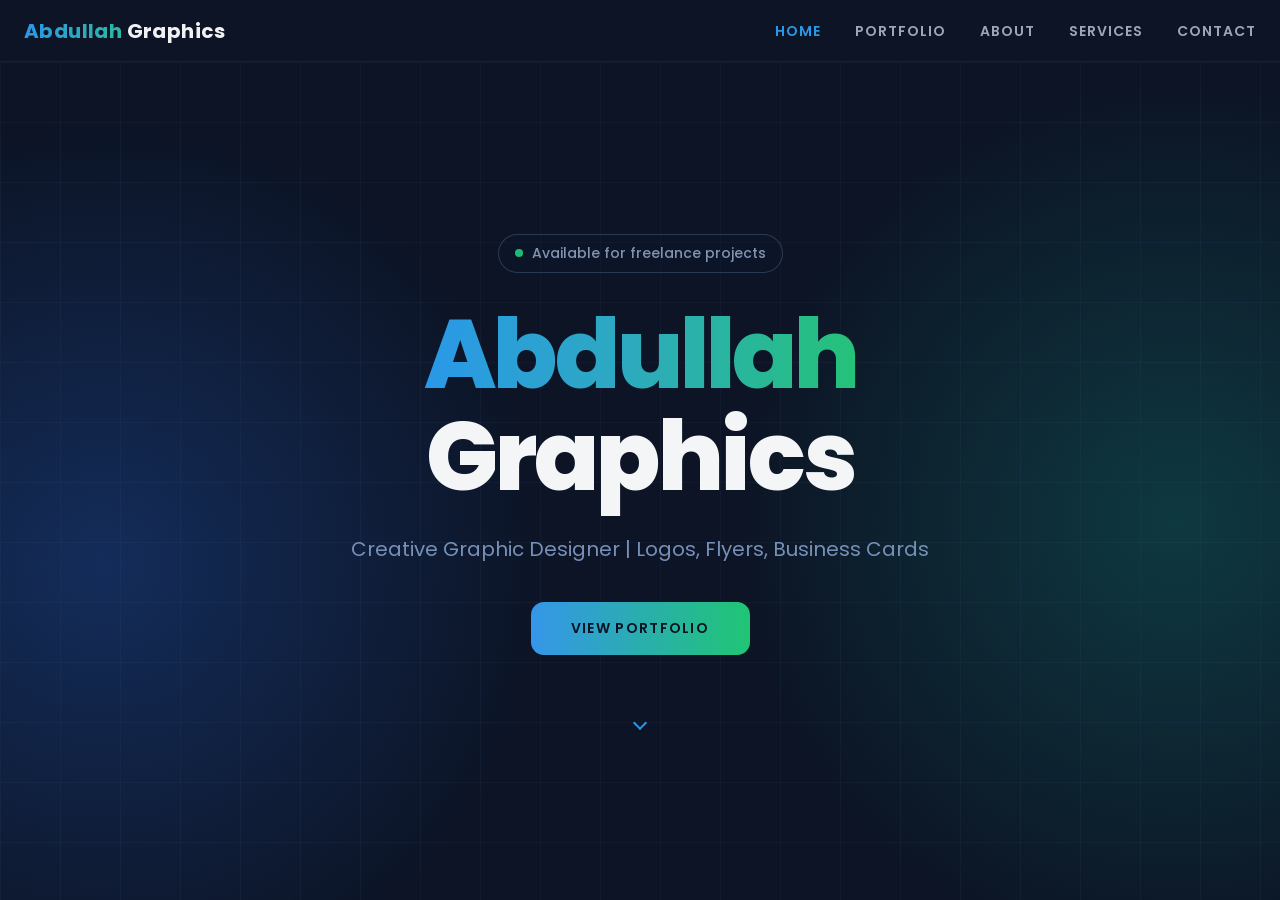
<file: index.html>
<!DOCTYPE html>
<html lang="en">
<head>
    <meta charset="UTF-8">
    <meta name="viewport" content="width=device-width, initial-scale=1.0">
    <title>Abdullah Graphics | Home</title>

    <!-- Google Font -->
    <link href="https://fonts.googleapis.com/css2?family=Poppins:wght@400;500;600;700;800&display=swap" rel="stylesheet">

    <style>
        * {
            margin: 0;
            padding: 0;
            box-sizing: border-box;
        }

        html {
            scroll-behavior: smooth;
        }

        body {
            font-family: 'Poppins', sans-serif;
            background: #0c1425;
            color: white;
            overflow-x: hidden;
        }

        /* FIXED NAVBAR */
        .navbar {
            width: 100%;
            height: 62px;
            display: flex;
            align-items: center;
            justify-content: space-between;
            padding: 0 24px;
            background: #0c1425;
            border-bottom: 1px solid rgba(80, 110, 150, 0.15);
            position: sticky;
            top: 0;
            z-index: 1000;
        }

        .logo {
            font-size: 20px;
            font-weight: 700;
            letter-spacing: 0.4px;
            text-decoration: none;
            white-space: nowrap;
        }

        .logo-name {
            background: linear-gradient(90deg, #2998e8, #2db8a0);
            -webkit-background-clip: text;
            -webkit-text-fill-color: transparent;
        }

        .logo-text {
            color: #f1f1f1;
        }

        .nav-links {
            display: flex;
            align-items: center;
            gap: 34px;
            list-style: none;
        }

        .nav-links a {
            color: #9da6b5;
            font-size: 14px;
            font-weight: 600;
            letter-spacing: 1px;
            text-decoration: none;
            transition: 0.3s ease;
        }

        .nav-links a:hover,
        .nav-links a.active {
            color: #2998e8;
        }

        /* HERO SECTION */
        .hero {
            width: 100%;
            min-height: calc(100vh - 62px);
            display: flex;
            justify-content: center;
            align-items: center;
            text-align: center;
            position: relative;
            overflow: hidden;
            background:
                radial-gradient(circle at 8% 60%, rgba(29, 74, 155, 0.45), transparent 35%),
                radial-gradient(circle at 92% 55%, rgba(18, 126, 116, 0.35), transparent 35%),
                #0c1425;
        }

        .hero::before {
            content: "";
            position: absolute;
            inset: 0;
            background-image:
                linear-gradient(rgba(80, 110, 150, 0.08) 1px, transparent 1px),
                linear-gradient(90deg, rgba(80, 110, 150, 0.08) 1px, transparent 1px);
            background-size: 60px 60px;
        }

        .hero-content {
            position: relative;
            z-index: 2;
            display: flex;
            flex-direction: column;
            align-items: center;
            width: 100%;
            max-width: 1000px;
            padding: 40px 20px;
        }

        .availability {
            display: flex;
            align-items: center;
            gap: 9px;
            padding: 8px 16px;
            border: 1px solid rgba(95, 126, 170, 0.35);
            border-radius: 30px;
            background: rgba(15, 25, 45, 0.35);
            color: #8194b3;
            font-size: 14px;
            font-weight: 500;
            margin-bottom: 35px;
        }

        .availability-dot {
            width: 8px;
            height: 8px;
            background: #1dbb73;
            border-radius: 50%;
        }

        .hero-title {
            font-size: clamp(55px, 8vw, 96px);
            line-height: 0.98;
            font-weight: 800;
            letter-spacing: -3px;
        }

        .gradient-text {
            display: block;
            background: linear-gradient(90deg, #2998e8 0%, #2da9c1 45%, #25c278 100%);
            -webkit-background-clip: text;
            -webkit-text-fill-color: transparent;
        }

        .white-text {
            display: block;
            color: #f4f5f7;
            margin-top: 8px;
        }

        .subtitle {
            margin-top: 30px;
            color: #7690b8;
            font-size: 20px;
            font-weight: 400;
        }

        .portfolio-btn {
            margin-top: 38px;
            width: 219px;
            height: 53px;
            display: flex;
            justify-content: center;
            align-items: center;
            border-radius: 13px;
            border: none;
            background: linear-gradient(90deg, #3596e9, #20c574);
            color: #071323;
            font-family: 'Poppins', sans-serif;
            font-size: 14px;
            font-weight: 600;
            letter-spacing: 1.3px;
            text-decoration: none;
            transition: 0.2s ease;
        }

        .portfolio-btn:hover {
            transform: translateY(-3px);
            box-shadow: 0 10px 30px rgba(37, 157, 215, 0.25);
        }

        .down-arrow {
            margin-top: 63px;
            width: 10px;
            height: 10px;
            border-right: 2px solid #2998e8;
            border-bottom: 2px solid #2998e8;
            transform: rotate(45deg);
            animation: arrowMove 1.5s infinite ease-in-out;
        }

        @keyframes arrowMove {
            0% { transform: rotate(45deg) translate(0, 0); opacity: 0.5; }
            50% { transform: rotate(45deg) translate(4px, 4px); opacity: 1; }
            100% { transform: rotate(45deg) translate(0, 0); opacity: 0.5; }
        }

        /* MOBILE RESPONSIVE */
        @media (max-width: 700px) {
            .navbar { padding: 0 15px; }
            .logo { font-size: 16px; }
            .nav-links { gap: 12px; }
            .nav-links a { font-size: 9px; letter-spacing: 0.5px; }
            .hero-content { padding: 30px 15px; }
            .availability { font-size: 12px; margin-bottom: 28px; }
            .subtitle { font-size: 15px; line-height: 1.6; max-width: 90%; }
            .portfolio-btn { width: 200px; height: 50px; }
            .down-arrow { margin-top: 50px; }
        }
    </style>
</head>
<body>

    <!-- NAVBAR -->
    <nav class="navbar">
        <a href="index.html" class="logo">
            <span class="logo-name">Abdullah</span>
            <span class="logo-text">Graphics</span>
        </a>

        <ul class="nav-links">
            <li><a href="index.html" class="active">HOME</a></li>
            <li><a href="portfolio.html">PORTFOLIO</a></li>
            <li><a href="about.html">ABOUT</a></li>
            <li><a href="services.html">SERVICES</a></li>
            <li><a href="Contact Form.html">CONTACT</a></li>
        </ul>
    </nav>

    <!-- HERO SECTION -->
    <section class="hero">
        <div class="hero-content">
            <div class="availability">
                <span class="availability-dot"></span>
                Available for freelance projects
            </div>

            <h1 class="hero-title">
                <span class="gradient-text">Abdullah</span>
                <span class="white-text">Graphics</span>
            </h1>

            <p class="subtitle">
                Creative Graphic Designer | Logos, Flyers, Business Cards
            </p>

            <a href="portfolio.html" class="portfolio-btn">
                VIEW PORTFOLIO
            </a>

            <div class="down-arrow"></div>
        </div>
    </section>

    <!-- EXTERNAL JAVASCRIPT LINK -->
    <script src="script.js"></script>
</body>
</html>
</file>
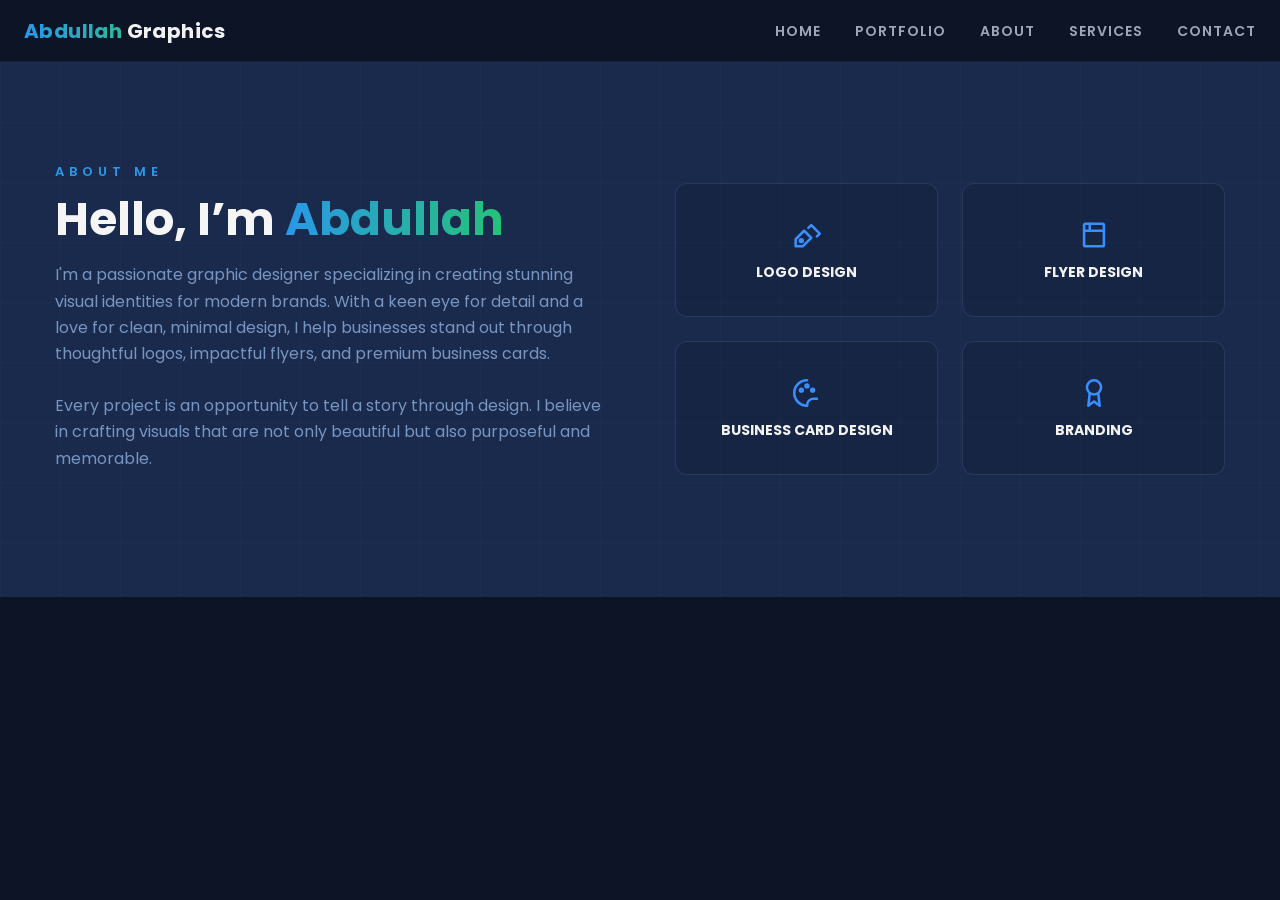
<file: about.html>
<!DOCTYPE html>
<html lang="en">
<head>
    <meta charset="UTF-8">
    <meta name="viewport" content="width=device-width, initial-scale=1.0">
    <title>About | Abdullah Graphics</title>

    <!-- Google Font -->
    <link href="https://fonts.googleapis.com/css2?family=Poppins:wght@400;500;600;700&display=swap" rel="stylesheet">

    <style>
        * {
            margin: 0;
            padding: 0;
            box-sizing: border-box;
        }

        html {
            scroll-behavior: smooth;
        }

        body {
            font-family: 'Poppins', sans-serif;
            background: #0c1425;
            color: white;
        }

        /* NAVBAR */
        .navbar {
            width: 100%;
            height: 62px;
            display: flex;
            align-items: center;
            justify-content: space-between;
            padding: 0 24px;
            background: #0c1425;
            border-bottom: 1px solid rgba(80, 110, 150, 0.10);
        }

        .logo {
            text-decoration: none;
            font-size: 20px;
            font-weight: 700;
            letter-spacing: 0.4px;
        }

        .logo-name {
            background: linear-gradient(90deg, #2998e8, #2db8a0);
            -webkit-background-clip: text;
            -webkit-text-fill-color: transparent;
            background-clip: text;
        }

        .logo-text {
            color: #f1f1f1;
        }

        .nav-links {
            display: flex;
            align-items: center;
            gap: 34px;
            list-style: none;
        }

        .nav-links a {
            color: #9da6b5;
            text-decoration: none;
            font-size: 14px;
            font-weight: 600;
            letter-spacing: 1px;
            transition: 0.3s ease;
        }

        .nav-links a:hover {
            color: #2998e8;
        }

        /* ABOUT SECTION */
        .about-section {
            width: 100%;
            min-height: 535px;
            background: #1a2a4d;
            display: flex;
            align-items: center;
            padding: 70px 55px;
            position: relative;
            overflow: hidden;
        }

        .about-section::before {
            content: "";
            position: absolute;
            inset: 0;
            background-image:
                linear-gradient(rgba(100, 130, 170, 0.035) 1px, transparent 1px),
                linear-gradient(90deg, rgba(100, 130, 170, 0.035) 1px, transparent 1px);
            background-size: 60px 60px;
            pointer-events: none;
        }

        .about-container {
            width: 100%;
            max-width: 1240px;
            margin: auto;
            display: grid;
            grid-template-columns: 1fr 1fr;
            gap: 70px;
            align-items: center;
            position: relative;
            z-index: 2;
        }

        .about-text {
            max-width: 600px;
        }

        .about-label {
            color: #2998e8;
            font-size: 13px;
            font-weight: 600;
            letter-spacing: 5px;
            margin-bottom: 10px;
        }

        .about-text h1 {
            color: #f5f5f5;
            font-size: 46px;
            line-height: 1.2;
            font-weight: 700;
            margin-bottom: 15px;
        }

        .about-text h1 span {
            background: linear-gradient(90deg, #2998e8, #25c278);
            -webkit-background-clip: text;
            -webkit-text-fill-color: transparent;
            background-clip: text;
        }

        .about-text p {
            color: #7895c0;
            font-size: 16px;
            line-height: 1.65;
            font-weight: 400;
            margin-bottom: 25px;
        }

        /* SERVICES CARDS */
        .services-box {
            display: grid;
            grid-template-columns: 1fr 1fr;
            gap: 24px;
        }

        .service-card {
            height: 134px;
            border: 1px solid rgba(100, 130, 170, 0.22);
            border-radius: 12px;
            background: rgba(12, 20, 37, 0.20);
            display: flex;
            flex-direction: column;
            align-items: center;
            justify-content: center;
            text-align: center;
            transition: 0.3s ease;
        }

        .service-card:hover {
            transform: translateY(-4px);
            border-color: #2998e8;
            background: rgba(12, 25, 50, 0.35);
        }

        .service-icon {
            width: 34px;
            height: 34px;
            margin-bottom: 10px;
            color: #398fff;
        }

        .service-icon svg {
            width: 100%;
            height: 100%;
            stroke: currentColor;
            fill: none;
            stroke-width: 1.8;
            stroke-linecap: round;
            stroke-linejoin: round;
        }

        .service-card h3 {
            color: #f2f2f2;
            font-size: 14px;
            font-weight: 700;
            margin: 0;
        }

        /* RESPONSIVE DESIGN */
        @media (max-width: 900px) {
            .about-section {
                padding: 70px 30px;
            }
            .about-container {
                grid-template-columns: 1fr;
                gap: 50px;
            }
            .about-text {
                max-width: 700px;
            }
        }

        @media (max-width: 650px) {
            .navbar {
                padding: 0 15px;
            }
            .logo {
                font-size: 16px;
            }
            .nav-links {
                gap: 12px;
            }
            .nav-links a {
                font-size: 9px;
                letter-spacing: 0.5px;
            }
            .about-section {
                padding: 60px 20px;
            }
            .about-text h1 {
                font-size: 36px;
            }
            .about-text p {
                font-size: 14px;
            }
            .services-box {
                grid-template-columns: 1fr;
            }
            .service-card {
                height: 125px;
            }
        }
    </style>
</head>
<body>

    <!-- NAVBAR -->
    <nav class="navbar">
        <a href="index.html" class="logo">
            <span class="logo-name">Abdullah</span>
            <span class="logo-text">Graphics</span>
        </a>

        <ul class="nav-links">
            <li><a href="index.html">HOME</a></li>
            <li><a href="portfolio.html">PORTFOLIO</a></li>
            <li><a href="about.html">ABOUT</a></li>
            <li><a href="services.html">SERVICES</a></li>
            <li><a href="contact form.html">CONTACT</a></li>
        </ul>
    </nav>

    <!-- ABOUT SECTION -->
    <section class="about-section">
        <div class="about-container">

            <!-- LEFT TEXT -->
            <div class="about-text">
                <div class="about-label">ABOUT ME</div>
                <h1>Hello, I’m <span>Abdullah</span></h1>
                <p>
                    I'm a passionate graphic designer specializing in
                    creating stunning visual identities for modern brands.
                    With a keen eye for detail and a love for clean,
                    minimal design, I help businesses stand out through
                    thoughtful logos, impactful flyers, and premium
                    business cards.
                </p>
                <p>
                    Every project is an opportunity to tell a story through
                    design. I believe in crafting visuals that are not only
                    beautiful but also purposeful and memorable.
                </p>
            </div>

            <!-- RIGHT CARDS -->
            <div class="services-box">

                <div class="service-card">
                    <div class="service-icon">
                        <svg viewBox="0 0 24 24">
                            <path d="M4 15l6-6 5 5-6 6H4v-5z"/>
                            <path d="M13 7l2-2 6 6-2 2"/>
                            <circle cx="8" cy="16" r="1"/>
                        </svg>
                    </div>
                    <h3>LOGO DESIGN</h3>
                </div>

                <div class="service-card">
                    <div class="service-icon">
                        <svg viewBox="0 0 24 24">
                            <rect x="5" y="4" width="14" height="16" rx="1"/>
                            <path d="M5 9h14"/>
                            <path d="M9 4v5"/>
                        </svg>
                    </div>
                    <h3>FLYER DESIGN</h3>
                </div>

                <div class="service-card">
                    <div class="service-icon">
                        <svg viewBox="0 0 24 24">
                            <path d="M12 3a9 9 0 1 0 0 18"/>
                            <circle cx="8" cy="10" r="1"/>
                            <circle cx="12" cy="7" r="1"/>
                            <circle cx="16" cy="10" r="1"/>
                            <path d="M12 21c0-3 2-5 5-5h2"/>
                        </svg>
                    </div>
                    <h3>BUSINESS CARD DESIGN</h3>
                </div>

                <div class="service-card">
                    <div class="service-icon">
                        <svg viewBox="0 0 24 24">
                            <circle cx="12" cy="8" r="5"/>
                            <path d="M9 12l-1 9 4-3 4 3-1-9"/>
                        </svg>
                    </div>
                    <h3>BRANDING</h3>
                </div>

            </div>

        </div>
    </section>

    <script src="script.js"></script>
</body>
</html>
</file>
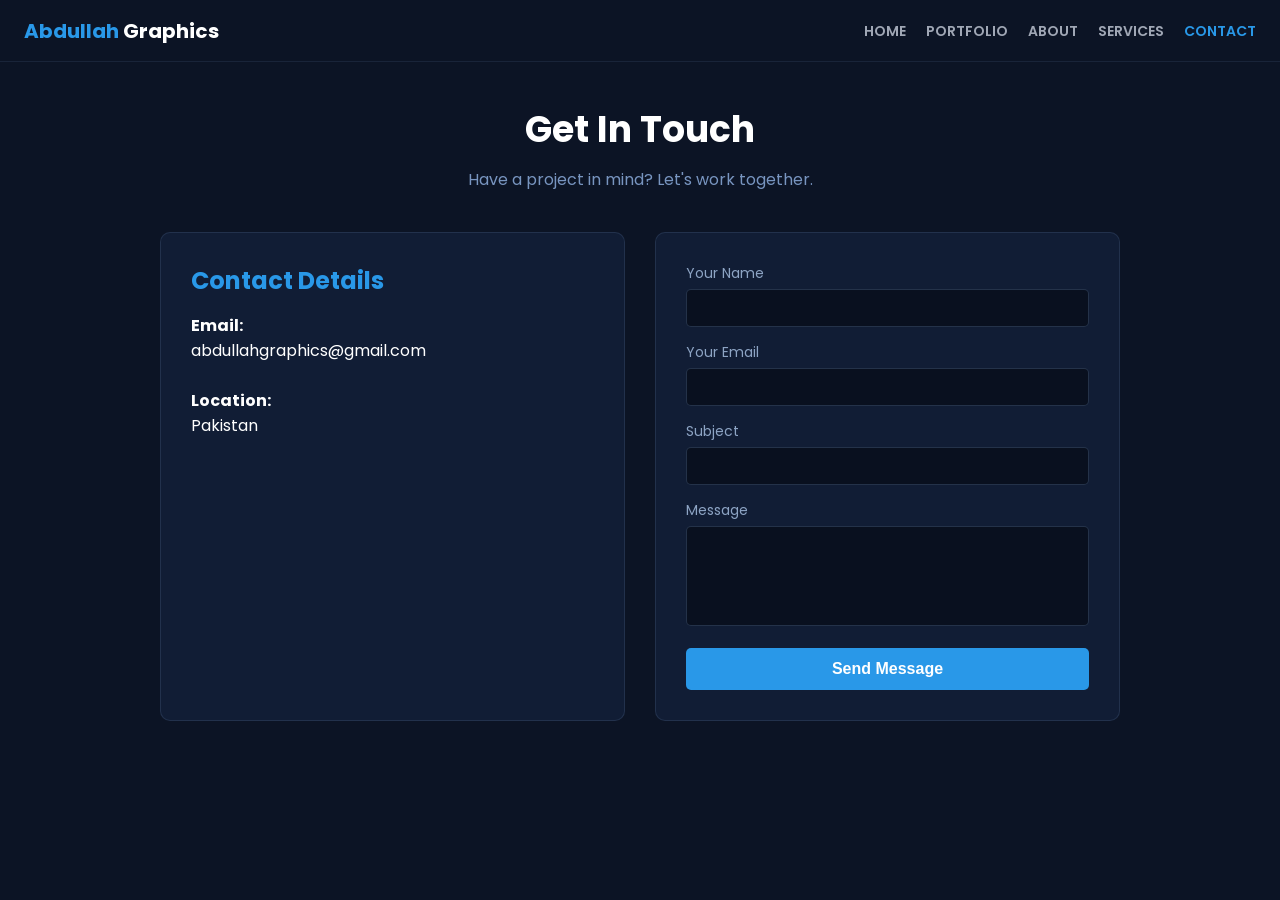
<file: Contact Form.html>
<!DOCTYPE html>
<html lang="en">
<head>
    <meta charset="UTF-8">
    <meta name="viewport" content="width=device-width, initial-scale=1.0">
    <title>Contact | Abdullah Graphics</title>
    <link href="https://fonts.googleapis.com/css2?family=Poppins:wght@400;500;600;700&display=swap" rel="stylesheet">
    <style>
        * {
            margin: 0;
            padding: 0;
            box-sizing: border-box;
        }

        body {
            font-family: 'Poppins', sans-serif;
            background-color: #0c1425;
            color: #ffffff;
            min-height: 100vh;
        }

        /* NAVBAR */
        .navbar {
            height: 62px;
            width: 100%;
            display: flex;
            align-items: center;
            justify-content: space-between;
            padding: 0 24px;
            background: #0c1425;
            border-bottom: 1px solid rgba(100, 130, 170, 0.15);
        }

        .logo {
            text-decoration: none;
            font-size: 20px;
            font-weight: 700;
        }

        .logo-name {
            color: #2998e8;
        }

        .logo-text {
            color: #ffffff;
        }

        .nav-links {
            display: flex;
            gap: 20px;
            list-style: none;
        }

        .nav-links a {
            text-decoration: none;
            color: #a0a7b5;
            font-size: 14px;
            font-weight: 600;
        }

        .nav-links a.active {
            color: #2998e8;
        }

        /* MAIN CONTAINER */
        .container {
            max-width: 1000px;
            margin: 40px auto;
            padding: 0 20px;
        }

        .title {
            text-align: center;
            font-size: 36px;
            margin-bottom: 10px;
        }

        .subtitle {
            text-align: center;
            color: #7895c0;
            margin-bottom: 40px;
        }

        .content-grid {
            display: grid;
            grid-template-columns: 1fr 1fr;
            gap: 30px;
        }

        .info-box, .form-box {
            background: #111d35;
            padding: 30px;
            border-radius: 10px;
            border: 1px solid rgba(100, 130, 170, 0.2);
        }

        .form-group {
            margin-bottom: 15px;
        }

        .form-group label {
            display: block;
            margin-bottom: 5px;
            color: #8da4c4;
            font-size: 14px;
        }

        .form-control {
            width: 100%;
            padding: 10px;
            background: #09101f;
            border: 1px solid rgba(100, 130, 170, 0.3);
            border-radius: 5px;
            color: #ffffff;
            font-size: 14px;
        }

        textarea.form-control {
            height: 100px;
            resize: none;
        }

        .submit-btn {
            width: 100%;
            padding: 12px;
            background: #2998e8;
            border: none;
            border-radius: 5px;
            color: #ffffff;
            font-size: 16px;
            font-weight: 600;
            cursor: pointer;
        }

        .submit-btn:hover {
            background: #1d82cb;
        }

        @media (max-width: 768px) {
            .content-grid {
                grid-template-columns: 1fr;
            }
        }
    </style>
</head>
<body>

    <nav class="navbar">
        <a href="index.html" class="logo">
            <span class="logo-name">Abdullah</span>
            <span class="logo-text">Graphics</span>
        </a>
        <ul class="nav-links">
            <li><a href="index.html">HOME</a></li>
            <li><a href="portfolio.html">PORTFOLIO</a></li>
            <li><a href="about.html">ABOUT</a></li>
            <li><a href="services.html">SERVICES</a></li>
            <li><a href="Contact%20Form.html" class="active">CONTACT</a></li>
        </ul>
    </nav>

    <div class="container">
        <h1 class="title">Get In Touch</h1>
        <p class="subtitle">Have a project in mind? Let's work together.</p>

        <div class="content-grid">
            <div class="info-box">
                <h2 style="margin-bottom: 15px; color: #2998e8;">Contact Details</h2>
                <p><strong>Email:</strong><br>abdullahgraphics@gmail.com</p>
                <br>
                <p><strong>Location:</strong><br>Pakistan</p>
            </div>

            <div class="form-box">
                <form action="https://formspree.io/f/xljelgrd" method="POST">
                    <div class="form-group">
                        <label for="name">Your Name</label>
                        <input type="text" id="name" name="name" class="form-control" required>
                    </div>

                    <div class="form-group">
                        <label for="email">Your Email</label>
                        <input type="email" id="email" name="email" class="form-control" required>
                    </div>

                    <div class="form-group">
                        <label for="subject">Subject</label>
                        <input type="text" id="subject" name="subject" class="form-control">
                    </div>

                    <div class="form-group">
                        <label for="message">Message</label>
                        <textarea id="message" name="message" class="form-control" required></textarea>
                    </div>

                    <button type="submit" class="submit-btn">Send Message</button>
                </form>
            </div>
        </div>
    </div>

</body>
</html>
</file>
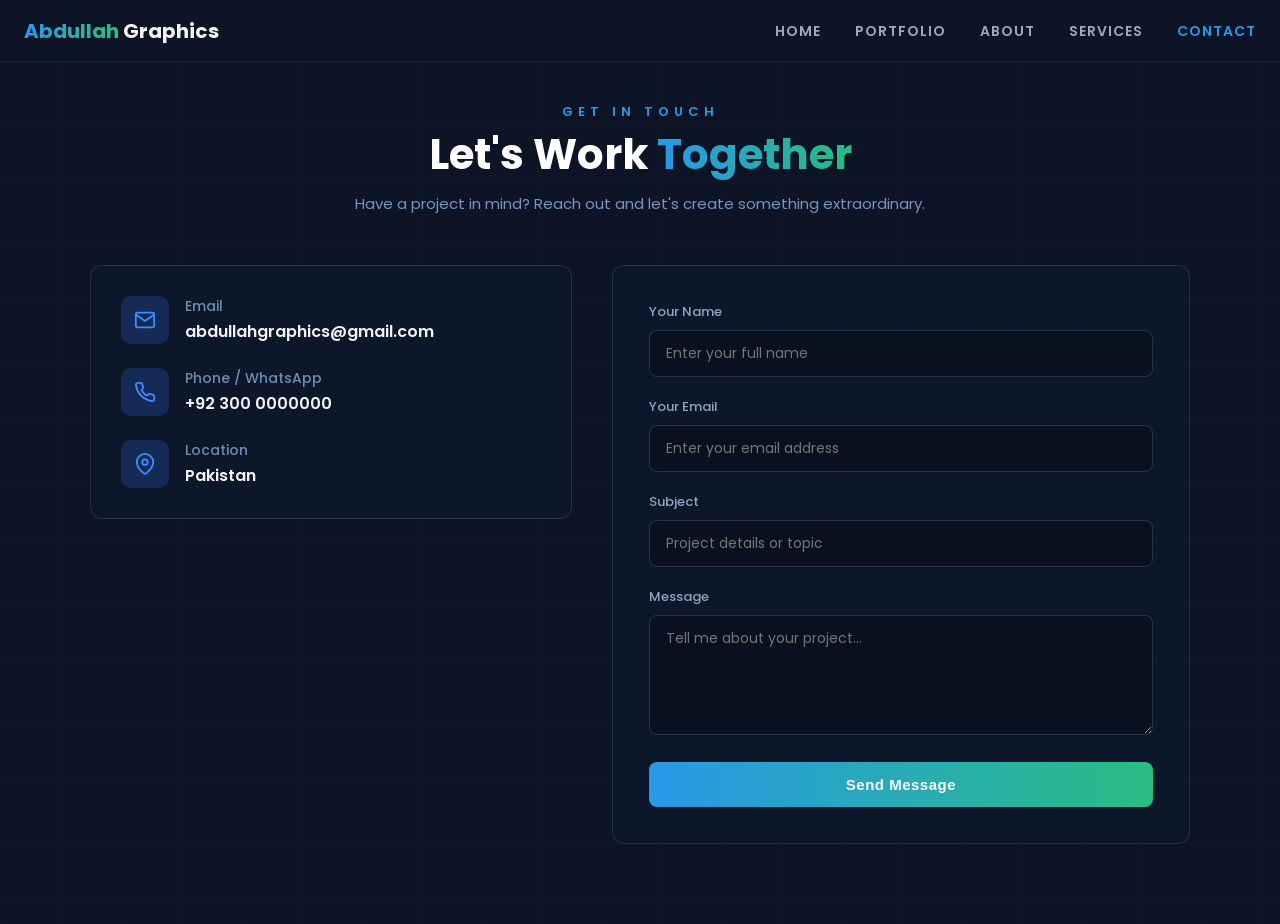
<file: contact form.html>
<!DOCTYPE html>
<html lang="en">
<head>
    <meta charset="UTF-8">
    <meta name="viewport" content="width=device-width, initial-scale=1.0">
    <title>Contact | Abdullah Graphics</title>

    <!-- Google Font -->
    <link href="https://fonts.googleapis.com/css2?family=Poppins:wght@400;500;600;700&display=swap" rel="stylesheet">

    <style>
        * {
            margin: 0;
            padding: 0;
            box-sizing: border-box;
        }

        body {
            font-family: 'Poppins', sans-serif;
            background: #0c1425;
            color: #ffffff;
            overflow-x: hidden;
        }

        /* =========================
           NAVBAR
        ========================= */
        .navbar {
            height: 62px;
            width: 100%;
            display: flex;
            align-items: center;
            justify-content: space-between;
            padding: 0 24px;
            background: #0c1425;
            border-bottom: 1px solid rgba(100, 130, 170, 0.15);
            position: sticky;
            top: 0;
            z-index: 1000;
        }

        .logo {
            text-decoration: none;
            font-size: 20px;
            font-weight: 700;
        }

        .logo-name {
            background: linear-gradient(90deg, #2998e8, #2bc27d);
            background-clip: text;
            -webkit-background-clip: text;
            -webkit-text-fill-color: transparent;
        }

        .logo-text {
            color: #f2f2f2;
        }

        .nav-links {
            display: flex;
            align-items: center;
            gap: 34px;
            list-style: none;
        }

        .nav-links a {
            text-decoration: none;
            color: #a0a7b5;
            font-size: 14px;
            font-weight: 600;
            letter-spacing: 1px;
            transition: 0.3s;
        }

        .nav-links a:hover,
        .nav-links a.active {
            color: #2998e8;
        }

        /* =========================
           CONTACT SECTION
        ========================= */
        .contact-section {
            min-height: calc(100vh - 62px);
            padding: 40px 24px 80px;
            background: #0c1425;
            position: relative;
            display: flex;
            align-items: center;
            justify-content: center;
        }

        .contact-section::before {
            content: "";
            position: absolute;
            inset: 0;
            background-image:
                linear-gradient(rgba(80, 110, 150, 0.035) 1px, transparent 1px),
                linear-gradient(90deg, rgba(80, 110, 150, 0.035) 1px, transparent 1px);
            background-size: 60px 60px;
            pointer-events: none;
        }

        .contact-container {
            max-width: 1100px;
            width: 100%;
            margin: auto;
            position: relative;
            z-index: 2;
        }

        .section-label {
            text-align: center;
            color: #2998e8;
            font-size: 13px;
            font-weight: 600;
            letter-spacing: 5px;
            margin-bottom: 8px;
        }

        .contact-title {
            text-align: center;
            font-size: 42px;
            line-height: 1.2;
            font-weight: 700;
            margin-bottom: 12px;
        }

        .contact-title span {
            background: linear-gradient(90deg, #2998e8, #28bd83);
            background-clip: text;
            -webkit-background-clip: text;
            -webkit-text-fill-color: transparent;
        }

        .contact-subtitle {
            text-align: center;
            color: #7895c0;
            font-size: 15px;
            margin-bottom: 50px;
        }

        /* GRID LAYOUT */
        .contact-grid {
            display: grid;
            grid-template-columns: 1fr 1.2fr;
            gap: 40px;
            align-items: start;
        }

        /* INFO CARDS */
        .info-card {
            background: rgba(15, 27, 49, 0.55);
            border: 1px solid rgba(100, 130, 170, 0.25);
            border-radius: 12px;
            padding: 30px;
            display: flex;
            flex-direction: column;
            gap: 24px;
        }

        .info-item {
            display: flex;
            align-items: center;
            gap: 16px;
        }

        .info-icon {
            width: 48px;
            height: 48px;
            border-radius: 10px;
            background: #152b55;
            color: #398fff;
            display: flex;
            align-items: center;
            justify-content: center;
            flex-shrink: 0;
        }

        .info-icon svg {
            width: 22px;
            height: 22px;
            fill: none;
            stroke: currentColor;
            stroke-width: 2;
            stroke-linecap: round;
            stroke-linejoin: round;
        }

        .info-text h3 {
            font-size: 14px;
            color: #718bae;
            font-weight: 500;
            margin-bottom: 2px;
        }

        .info-text p, .info-text a {
            font-size: 16px;
            color: #f2f2f2;
            font-weight: 600;
            text-decoration: none;
            transition: 0.3s;
        }

        .info-text a:hover {
            color: #2998e8;
        }

        /* FORM STYLING */
        .contact-form-box {
            background: rgba(15, 27, 49, 0.55);
            border: 1px solid rgba(100, 130, 170, 0.25);
            border-radius: 12px;
            padding: 36px;
        }

        .form-group {
            margin-bottom: 20px;
        }

        .form-group label {
            display: block;
            font-size: 13px;
            color: #8da4c4;
            margin-bottom: 8px;
            font-weight: 500;
        }

        .form-control {
            width: 100%;
            background: #09101f;
            border: 1px solid rgba(100, 130, 170, 0.3);
            border-radius: 8px;
            padding: 12px 16px;
            color: #ffffff;
            font-size: 14px;
            font-family: inherit;
            outline: none;
            transition: 0.3s;
        }

        .form-control:focus {
            border-color: #2998e8;
            box-shadow: 0 0 10px rgba(41, 152, 232, 0.2);
        }

        textarea.form-control {
            resize: vertical;
            min-height: 120px;
        }

        .submit-btn {
            width: 100%;
            padding: 14px;
            background: linear-gradient(90deg, #2998e8, #28bd83);
            border: none;
            border-radius: 8px;
            color: #ffffff;
            font-size: 15px;
            font-weight: 600;
            letter-spacing: 0.5px;
            cursor: pointer;
            transition: 0.3s;
        }

        .submit-btn:hover {
            opacity: 0.9;
            transform: translateY(-2px);
            box-shadow: 0 8px 20px rgba(41, 152, 232, 0.3);
        }

        /* RESPONSIVE */
        @media (max-width: 850px) {
            .contact-grid {
                grid-template-columns: 1fr;
            }
        }

        @media (max-width: 650px) {
            .navbar { padding: 0 15px; }
            .logo { font-size: 16px; }
            .nav-links { gap: 12px; }
            .nav-links a { font-size: 9px; letter-spacing: 0.5px; }
            .contact-title { font-size: 32px; }
            .contact-form-box { padding: 24px; }
        }
    </style>
</head>
<body>

    <!-- NAVBAR -->
    <nav class="navbar">
        <a href="index.html" class="logo">
            <span class="logo-name">Abdullah</span>
            <span class="logo-text">Graphics</span>
        </a>

        <ul class="nav-links">
            <li><a href="index.html">HOME</a></li>
            <li><a href="portfolio.html">PORTFOLIO</a></li>
            <li><a href="about.html">ABOUT</a></li>
            <li><a href="services.html">SERVICES</a></li>
            <li><a href="contact.html" class="active">CONTACT</a></li>
        </ul>
    </nav>

    <!-- CONTACT SECTION -->
    <section class="contact-section">
        <div class="contact-container">
            <div class="section-label">GET IN TOUCH</div>

            <h1 class="contact-title">
                Let's Work <span>Together</span>
            </h1>

            <p class="contact-subtitle">
                Have a project in mind? Reach out and let's create something extraordinary.
            </p>

            <div class="contact-grid">
                
                <!-- CONTACT INFO -->
                <div class="info-card">
                    <div class="info-item">
                        <div class="info-icon">
                            <svg viewBox="0 0 24 24">
                                <path d="M4 4h16c1.1 0 2 .9 2 2v12c0 1.1-.9 2-2 2H4c-1.1 0-2-.9-2-2V6c0-1.1.9-2 2-2z"/>
                                <polyline points="22,6 12,13 2,6"/>
                            </svg>
                        </div>
                        <div class="info-text">
                            <h3>Email</h3>
                            <a href="mailto:abdullah@example.com">abdullahgraphics@gmail.com</a>
                        </div>
                    </div>

                    <div class="info-item">
                        <div class="info-icon">
                            <svg viewBox="0 0 24 24">
                                <path d="M22 16.92v3a2 2 0 0 1-2.18 2 19.79 19.79 0 0 1-8.63-3.07 19.5 19.5 0 0 1-6-6 19.79 19.79 0 0 1-3.07-8.67A2 2 0 0 1 4.11 2h3a2 2 0 0 1 2 1.72 12.84 12.84 0 0 0 .7 2.81 2 2 0 0 1-.45 2.11L8.09 9.91a16 16 0 0 0 6 6l1.27-1.27a2 2 0 0 1 2.11-.45 12.84 12.84 0 0 0 2.81.7A2 2 0 0 1 22 16.92z"/>
                            </svg>
                        </div>
                        <div class="info-text">
                            <h3>Phone / WhatsApp</h3>
                            <p>+92 300 0000000</p>
                        </div>
                    </div>

                    <div class="info-item">
                        <div class="info-icon">
                            <svg viewBox="0 0 24 24">
                                <path d="M21 10c0 7-9 13-9 13s-9-6-9-13a9 9 0 0 1 18 0z"/>
                                <circle cx="12" cy="10" r="3"/>
                            </svg>
                        </div>
                        <div class="info-text">
                            <h3>Location</h3>
                            <p>Pakistan</p>
                        </div>
                    </div>
                </div>

                <!-- CONTACT FORM -->
                <div class="contact-form-box">
                    <form action="#" method="POST">
                        <div class="form-group">
                            <label for="name">Your Name</label>
                            <input type="text" id="name" class="form-control" placeholder="Enter your full name" required>
                        </div>

                        <div class="form-group">
                            <label for="email">Your Email</label>
                            <input type="email" id="email" class="form-control" placeholder="Enter your email address" required>
                        </div>

                        <div class="form-group">
                            <label for="subject">Subject</label>
                            <input type="text" id="subject" class="form-control" placeholder="Project details or topic">
                        </div>

                        <div class="form-group">
                            <label for="message">Message</label>
                            <textarea id="message" class="form-control" placeholder="Tell me about your project..." required></textarea>
                        </div>

                        <button type="submit" class="submit-btn">Send Message</button>
                    </form>
                </div>

            </div>
        </div>
    </section>

</body>
</html>
</file>
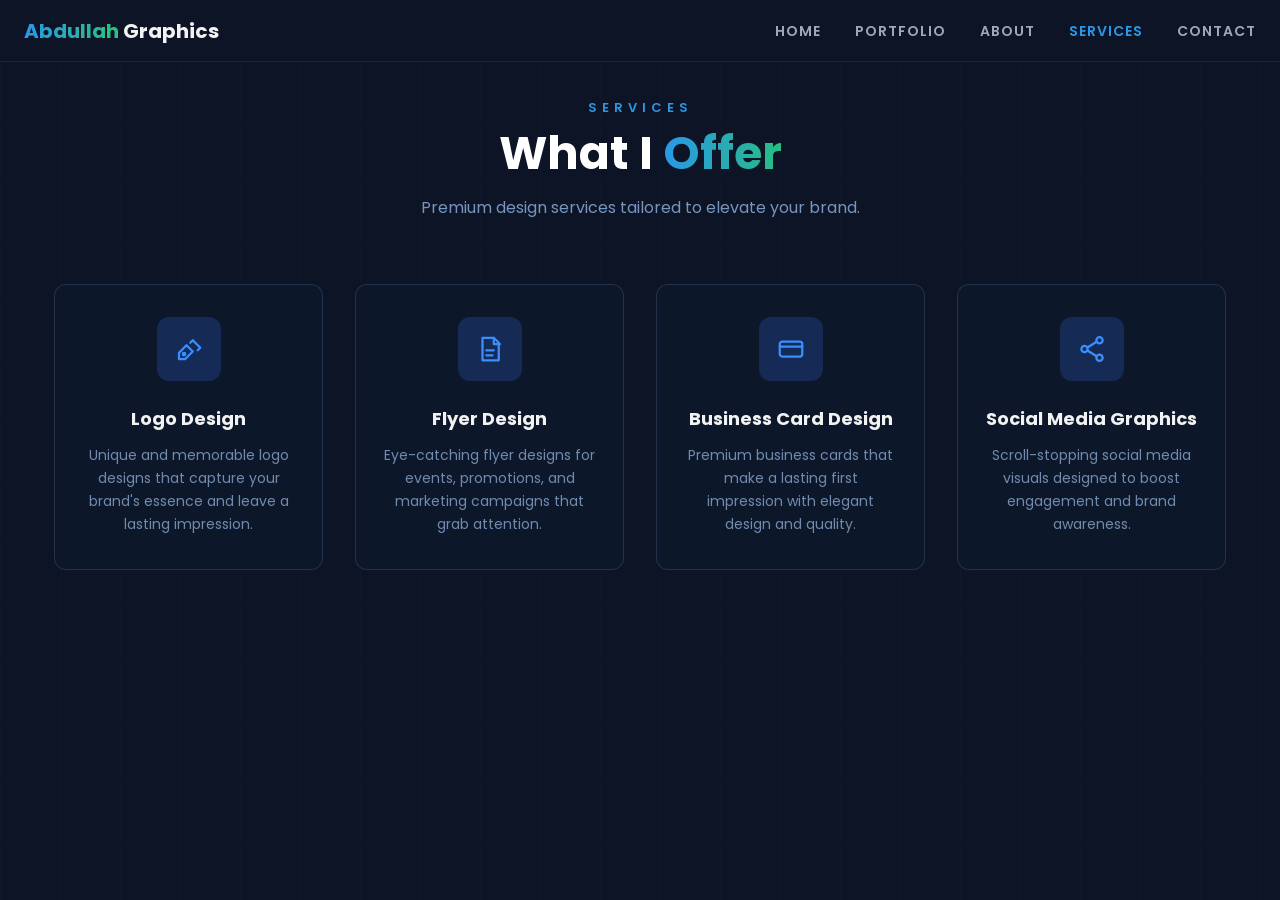
<file: services.html>
<!DOCTYPE html>
<html lang="en">
<head>
    <meta charset="UTF-8">
    <meta name="viewport" content="width=device-width, initial-scale=1.0">
    <title>Services | Abdullah Graphics</title>

    <!-- Google Font -->
    <link href="https://fonts.googleapis.com/css2?family=Poppins:wght@400;500;600;700&display=swap" rel="stylesheet">

    <style>
        * {
            margin: 0;
            padding: 0;
            box-sizing: border-box;
        }

        body {
            font-family: 'Poppins', sans-serif;
            background: #0c1425;
            color: #ffffff;
            overflow-x: hidden;
        }

        /* NAVBAR */
        .navbar {
            height: 62px;
            width: 100%;
            display: flex;
            align-items: center;
            justify-content: space-between;
            padding: 0 24px;
            background: #0c1425;
            border-bottom: 1px solid rgba(100, 130, 170, 0.15);
            position: sticky;
            top: 0;
            z-index: 1000;
        }

        .logo {
            text-decoration: none;
            font-size: 20px;
            font-weight: 700;
        }

        .logo-name {
            background: linear-gradient(90deg, #2998e8, #2bc27d);
            background-clip: text;
            -webkit-background-clip: text;
            -webkit-text-fill-color: transparent;
        }

        .logo-text {
            color: #f2f2f2;
        }

        .nav-links {
            display: flex;
            align-items: center;
            gap: 34px;
            list-style: none;
        }

        .nav-links a {
            text-decoration: none;
            color: #a0a7b5;
            font-size: 14px;
            font-weight: 600;
            letter-spacing: 1px;
            transition: 0.3s;
        }

        .nav-links a:hover,
        .nav-links a.active {
            color: #2998e8;
        }

        /* SERVICES SECTION */
        .services-section {
            min-height: calc(100vh - 62px);
            padding: 36px 54px 75px;
            background: #0c1425;
            position: relative;
            overflow: hidden;
        }

        .services-section::before {
            content: "";
            position: absolute;
            inset: 0;
            background-image:
                linear-gradient(rgba(80, 110, 150, 0.035) 1px, transparent 1px),
                linear-gradient(90deg, rgba(80, 110, 150, 0.035) 1px, transparent 1px);
            background-size: 60px 60px;
            pointer-events: none;
        }

        .services-container {
            max-width: 1240px;
            margin: auto;
            position: relative;
            z-index: 2;
        }

        .section-label {
            text-align: center;
            color: #2998e8;
            font-size: 13px;
            font-weight: 600;
            letter-spacing: 5px;
            margin-bottom: 8px;
        }

        .services-title {
            text-align: center;
            font-size: 46px;
            line-height: 1.2;
            font-weight: 700;
            margin-bottom: 14px;
        }

        .services-title span {
            background: linear-gradient(90deg, #2998e8, #28bd83);
            background-clip: text;
            -webkit-background-clip: text;
            -webkit-text-fill-color: transparent;
        }

        .services-subtitle {
            text-align: center;
            color: #7895c0;
            font-size: 16px;
            margin-bottom: 64px;
        }

        .services-grid {
            display: grid;
            grid-template-columns: repeat(4, 1fr);
            gap: 32px;
        }

        .service-card {
            min-height: 286px;
            padding: 32px 28px;
            display: flex;
            flex-direction: column;
            align-items: center;
            text-align: center;
            border: 1px solid rgba(100, 130, 170, 0.25);
            border-radius: 12px;
            background: rgba(15, 27, 49, 0.55);
            transition: 0.3s ease;
        }

        .service-card:hover {
            transform: translateY(-6px);
            border-color: #2998e8;
            background: rgba(18, 34, 61, 0.75);
            box-shadow: 0 15px 40px rgba(0, 0, 0, 0.2);
        }

        .icon-box {
            width: 64px;
            height: 64px;
            display: flex;
            align-items: center;
            justify-content: center;
            margin-bottom: 24px;
            border-radius: 12px;
            background: #152b55;
            color: #398fff;
        }

        .icon-box svg {
            width: 30px;
            height: 30px;
            fill: none;
            stroke: currentColor;
            stroke-width: 1.8;
            stroke-linecap: round;
            stroke-linejoin: round;
        }

        .service-card h2 {
            color: #f2f2f2;
            font-size: 18px;
            font-weight: 700;
            margin-bottom: 12px;
        }

        .service-card p {
            color: #718bae;
            font-size: 14px;
            line-height: 1.65;
            max-width: 240px;
        }

        /* Responsive Layout */
        @media (max-width: 1000px) {
            .services-grid {
                grid-template-columns: repeat(2, 1fr);
            }
        }

        @media (max-width: 650px) {
            .navbar { padding: 0 15px; }
            .logo { font-size: 16px; }
            .nav-links { gap: 12px; }
            .nav-links a { font-size: 9px; letter-spacing: 0.5px; }
            .services-section { padding: 40px 20px 60px; }
            .services-title { font-size: 36px; }
            .services-subtitle { font-size: 14px; margin-bottom: 40px; }
            .services-grid { grid-template-columns: 1fr; }
        }
    </style>
</head>
<body>

    <!-- NAVBAR -->
    <nav class="navbar">
        <a href="index.html" class="logo">
            <span class="logo-name">Abdullah</span>
            <span class="logo-text">Graphics</span>
        </a>

        <ul class="nav-links">
            <li><a href="index.html">HOME</a></li>
            <li><a href="portfolio.html">PORTFOLIO</a></li>
            <li><a href="about.html">ABOUT</a></li>
            <li><a href="services.html" class="active">SERVICES</a></li>
            <li><a href="Contact%20Form.html">CONTACT</a></li>
        </ul>
    </nav>

    <!-- SERVICES -->
    <section class="services-section">
        <div class="services-container">
            <div class="section-label">SERVICES</div>

            <h1 class="services-title">
                What I <span>Offer</span>
            </h1>

            <p class="services-subtitle">
                Premium design services tailored to elevate your brand.
            </p>

            <div class="services-grid">
                <!-- LOGO DESIGN -->
                <div class="service-card">
                    <div class="icon-box">
                        <svg viewBox="0 0 24 24">
                            <path d="M4 15l6-6 5 5-6 6H4v-5z"/>
                            <path d="M13 7l2-2 6 6-2 2"/>
                            <circle cx="8" cy="16" r="1"/>
                        </svg>
                    </div>
                    <h2>Logo Design</h2>
                    <p>Unique and memorable logo designs that capture your brand's essence and leave a lasting impression.</p>
                </div>

                <!-- FLYER DESIGN -->
                <div class="service-card">
                    <div class="icon-box">
                        <svg viewBox="0 0 24 24">
                            <path d="M6 3h9l4 4v14H6z"/>
                            <path d="M15 3v5h5"/>
                            <path d="M9 13h6"/>
                            <path d="M9 17h5"/>
                        </svg>
                    </div>
                    <h2>Flyer Design</h2>
                    <p>Eye-catching flyer designs for events, promotions, and marketing campaigns that grab attention.</p>
                </div>

                <!-- BUSINESS CARD -->
                <div class="service-card">
                    <div class="icon-box">
                        <svg viewBox="0 0 24 24">
                            <rect x="3" y="6" width="18" height="12" rx="2"/>
                            <path d="M3 10h18"/>
                        </svg>
                    </div>
                    <h2>Business Card Design</h2>
                    <p>Premium business cards that make a lasting first impression with elegant design and quality.</p>
                </div>

                <!-- SOCIAL MEDIA -->
                <div class="service-card">
                    <div class="icon-box">
                        <svg viewBox="0 0 24 24">
                            <circle cx="18" cy="5" r="2.5"/>
                            <circle cx="6" cy="12" r="2.5"/>
                            <circle cx="18" cy="19" r="2.5"/>
                            <path d="M8.3 10.8l7.4-4.6"/>
                            <path d="M8.3 13.2l7.4 4.6"/>
                        </svg>
                    </div>
                    <h2>Social Media Graphics</h2>
                    <p>Scroll-stopping social media visuals designed to boost engagement and brand awareness.</p>
                </div>
            </div>
        </div>
    </section>

</body>
</html>
</file>
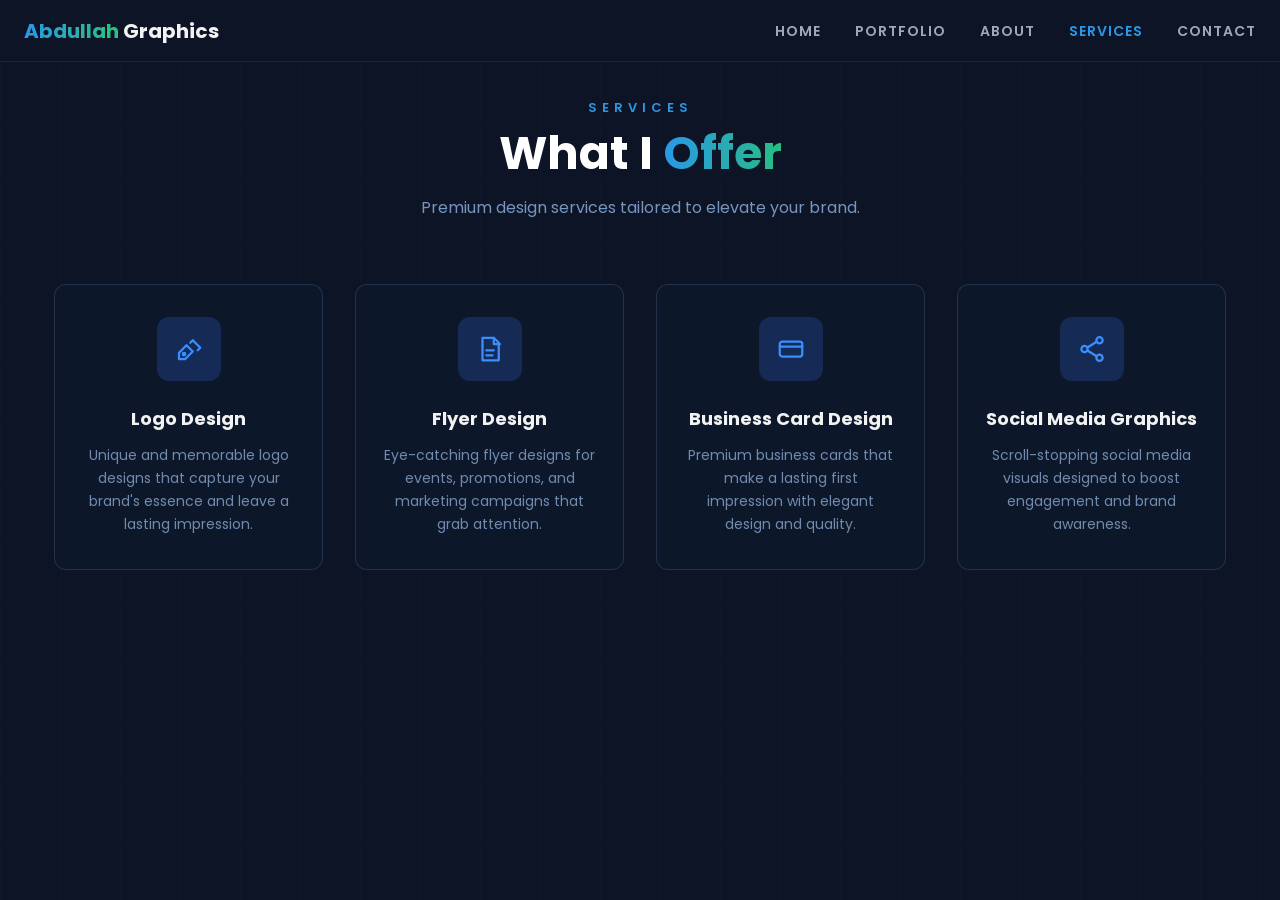
<file: Services.html>
<!DOCTYPE html>
<html lang="en">
<head>
    <meta charset="UTF-8">
    <meta name="viewport" content="width=device-width, initial-scale=1.0">
    <title>Services | Abdullah Graphics</title>

    <!-- Google Font -->
    <link href="https://fonts.googleapis.com/css2?family=Poppins:wght@400;500;600;700&display=swap" rel="stylesheet">

    <style>
        * {
            margin: 0;
            padding: 0;
            box-sizing: border-box;
        }

        body {
            font-family: 'Poppins', sans-serif;
            background: #0c1425;
            color: #ffffff;
            overflow-x: hidden;
        }

        /* =========================
           NAVBAR
        ========================= */
        .navbar {
            height: 62px;
            width: 100%;
            display: flex;
            align-items: center;
            justify-content: space-between;
            padding: 0 24px;
            background: #0c1425;
            border-bottom: 1px solid rgba(100, 130, 170, 0.15);
            position: sticky;
            top: 0;
            z-index: 1000;
        }

        .logo {
            text-decoration: none;
            font-size: 20px;
            font-weight: 700;
        }

        .logo-name {
            background: linear-gradient(90deg, #2998e8, #2bc27d);
            background-clip: text;
            -webkit-background-clip: text;
            -webkit-text-fill-color: transparent;
        }

        .logo-text {
            color: #f2f2f2;
        }

        .nav-links {
            display: flex;
            align-items: center;
            gap: 34px;
            list-style: none;
        }

        .nav-links a {
            text-decoration: none;
            color: #a0a7b5;
            font-size: 14px;
            font-weight: 600;
            letter-spacing: 1px;
            transition: 0.3s;
        }

        .nav-links a:hover,
        .nav-links a.active {
            color: #2998e8;
        }

        /* =========================
           SERVICES SECTION
        ========================= */
        .services-section {
            min-height: calc(100vh - 62px);
            padding: 36px 54px 75px;
            background: #0c1425;
            position: relative;
            overflow: hidden;
        }

        .services-section::before {
            content: "";
            position: absolute;
            inset: 0;
            background-image:
                linear-gradient(rgba(80, 110, 150, 0.035) 1px, transparent 1px),
                linear-gradient(90deg, rgba(80, 110, 150, 0.035) 1px, transparent 1px);
            background-size: 60px 60px;
            pointer-events: none;
        }

        .services-container {
            max-width: 1240px;
            margin: auto;
            position: relative;
            z-index: 2;
        }

        .section-label {
            text-align: center;
            color: #2998e8;
            font-size: 13px;
            font-weight: 600;
            letter-spacing: 5px;
            margin-bottom: 8px;
        }

        .services-title {
            text-align: center;
            font-size: 46px;
            line-height: 1.2;
            font-weight: 700;
            margin-bottom: 14px;
        }

        .services-title span {
            background: linear-gradient(90deg, #2998e8, #28bd83);
            background-clip: text;
            -webkit-background-clip: text;
            -webkit-text-fill-color: transparent;
        }

        .services-subtitle {
            text-align: center;
            color: #7895c0;
            font-size: 16px;
            margin-bottom: 64px;
        }

        .services-grid {
            display: grid;
            grid-template-columns: repeat(4, 1fr);
            gap: 32px;
        }

        .service-card {
            min-height: 286px;
            padding: 32px 28px;
            display: flex;
            flex-direction: column;
            align-items: center;
            text-align: center;
            border: 1px solid rgba(100, 130, 170, 0.25);
            border-radius: 12px;
            background: rgba(15, 27, 49, 0.55);
            transition: 0.3s ease;
        }

        .service-card:hover {
            transform: translateY(-6px);
            border-color: #2998e8;
            background: rgba(18, 34, 61, 0.75);
            box-shadow: 0 15px 40px rgba(0, 0, 0, 0.2);
        }

        .icon-box {
            width: 64px;
            height: 64px;
            display: flex;
            align-items: center;
            justify-content: center;
            margin-bottom: 24px;
            border-radius: 12px;
            background: #152b55;
            color: #398fff;
        }

        .icon-box svg {
            width: 30px;
            height: 30px;
            fill: none;
            stroke: currentColor;
            stroke-width: 1.8;
            stroke-linecap: round;
            stroke-linejoin: round;
        }

        .service-card h2 {
            color: #f2f2f2;
            font-size: 18px;
            font-weight: 700;
            margin-bottom: 12px;
        }

        .service-card p {
            color: #718bae;
            font-size: 14px;
            line-height: 1.65;
            max-width: 240px;
        }

        /* Responsive Layout */
        @media (max-width: 1000px) {
            .services-grid {
                grid-template-columns: repeat(2, 1fr);
            }
        }

        @media (max-width: 650px) {
            .navbar {
                padding: 0 15px;
            }
            .logo {
                font-size: 16px;
            }
            .nav-links {
                gap: 12px;
            }
            .nav-links a {
                font-size: 9px;
                letter-spacing: 0.5px;
            }
            .services-section {
                padding: 40px 20px 60px;
            }
            .services-title {
                font-size: 36px;
            }
            .services-subtitle {
                font-size: 14px;
                margin-bottom: 40px;
            }
            .services-grid {
                grid-template-columns: 1fr;
            }
        }
    </style>
</head>
<body>

    <!-- NAVBAR -->
    <nav class="navbar">
        <a href="index.html" class="logo">
            <span class="logo-name">Abdullah</span>
            <span class="logo-text">Graphics</span>
        </a>

        <ul class="nav-links">
            <li><a href="index.html">HOME</a></li>
            <li><a href="portfolio.html">PORTFOLIO</a></li>
            <li><a href="about.html">ABOUT</a></li>
            <li><a href="services.html" class="active">SERVICES</a></li>
            <li><a href="contact.html">CONTACT</a></li>
        </ul>
    </nav>

    <!-- SERVICES -->
    <section class="services-section">
        <div class="services-container">
            <div class="section-label">SERVICES</div>

            <h1 class="services-title">
                What I <span>Offer</span>
            </h1>

            <p class="services-subtitle">
                Premium design services tailored to elevate your brand.
            </p>

            <div class="services-grid">
                <!-- LOGO DESIGN -->
                <div class="service-card">
                    <div class="icon-box">
                        <svg viewBox="0 0 24 24">
                            <path d="M4 15l6-6 5 5-6 6H4v-5z"/>
                            <path d="M13 7l2-2 6 6-2 2"/>
                            <circle cx="8" cy="16" r="1"/>
                        </svg>
                    </div>
                    <h2>Logo Design</h2>
                    <p>Unique and memorable logo designs that capture your brand's essence and leave a lasting impression.</p>
                </div>

                <!-- FLYER DESIGN -->
                <div class="service-card">
                    <div class="icon-box">
                        <svg viewBox="0 0 24 24">
                            <path d="M6 3h9l4 4v14H6z"/>
                            <path d="M15 3v5h5"/>
                            <path d="M9 13h6"/>
                            <path d="M9 17h5"/>
                        </svg>
                    </div>
                    <h2>Flyer Design</h2>
                    <p>Eye-catching flyer designs for events, promotions, and marketing campaigns that grab attention.</p>
                </div>

                <!-- BUSINESS CARD -->
                <div class="service-card">
                    <div class="icon-box">
                        <svg viewBox="0 0 24 24">
                            <rect x="3" y="6" width="18" height="12" rx="2"/>
                            <path d="M3 10h18"/>
                        </svg>
                    </div>
                    <h2>Business Card Design</h2>
                    <p>Premium business cards that make a lasting first impression with elegant design and quality.</p>
                </div>

                <!-- SOCIAL MEDIA -->
                <div class="service-card">
                    <div class="icon-box">
                        <svg viewBox="0 0 24 24">
                            <circle cx="18" cy="5" r="2.5"/>
                            <circle cx="6" cy="12" r="2.5"/>
                            <circle cx="18" cy="19" r="2.5"/>
                            <path d="M8.3 10.8l7.4-4.6"/>
                            <path d="M8.3 13.2l7.4 4.6"/>
                        </svg>
                    </div>
                    <h2>Social Media Graphics</h2>
                    <p>Scroll-stopping social media visuals designed to boost engagement and brand awareness.</p>
                </div>
            </div>
        </div>
    </section>

</body>
</html>
</file>
